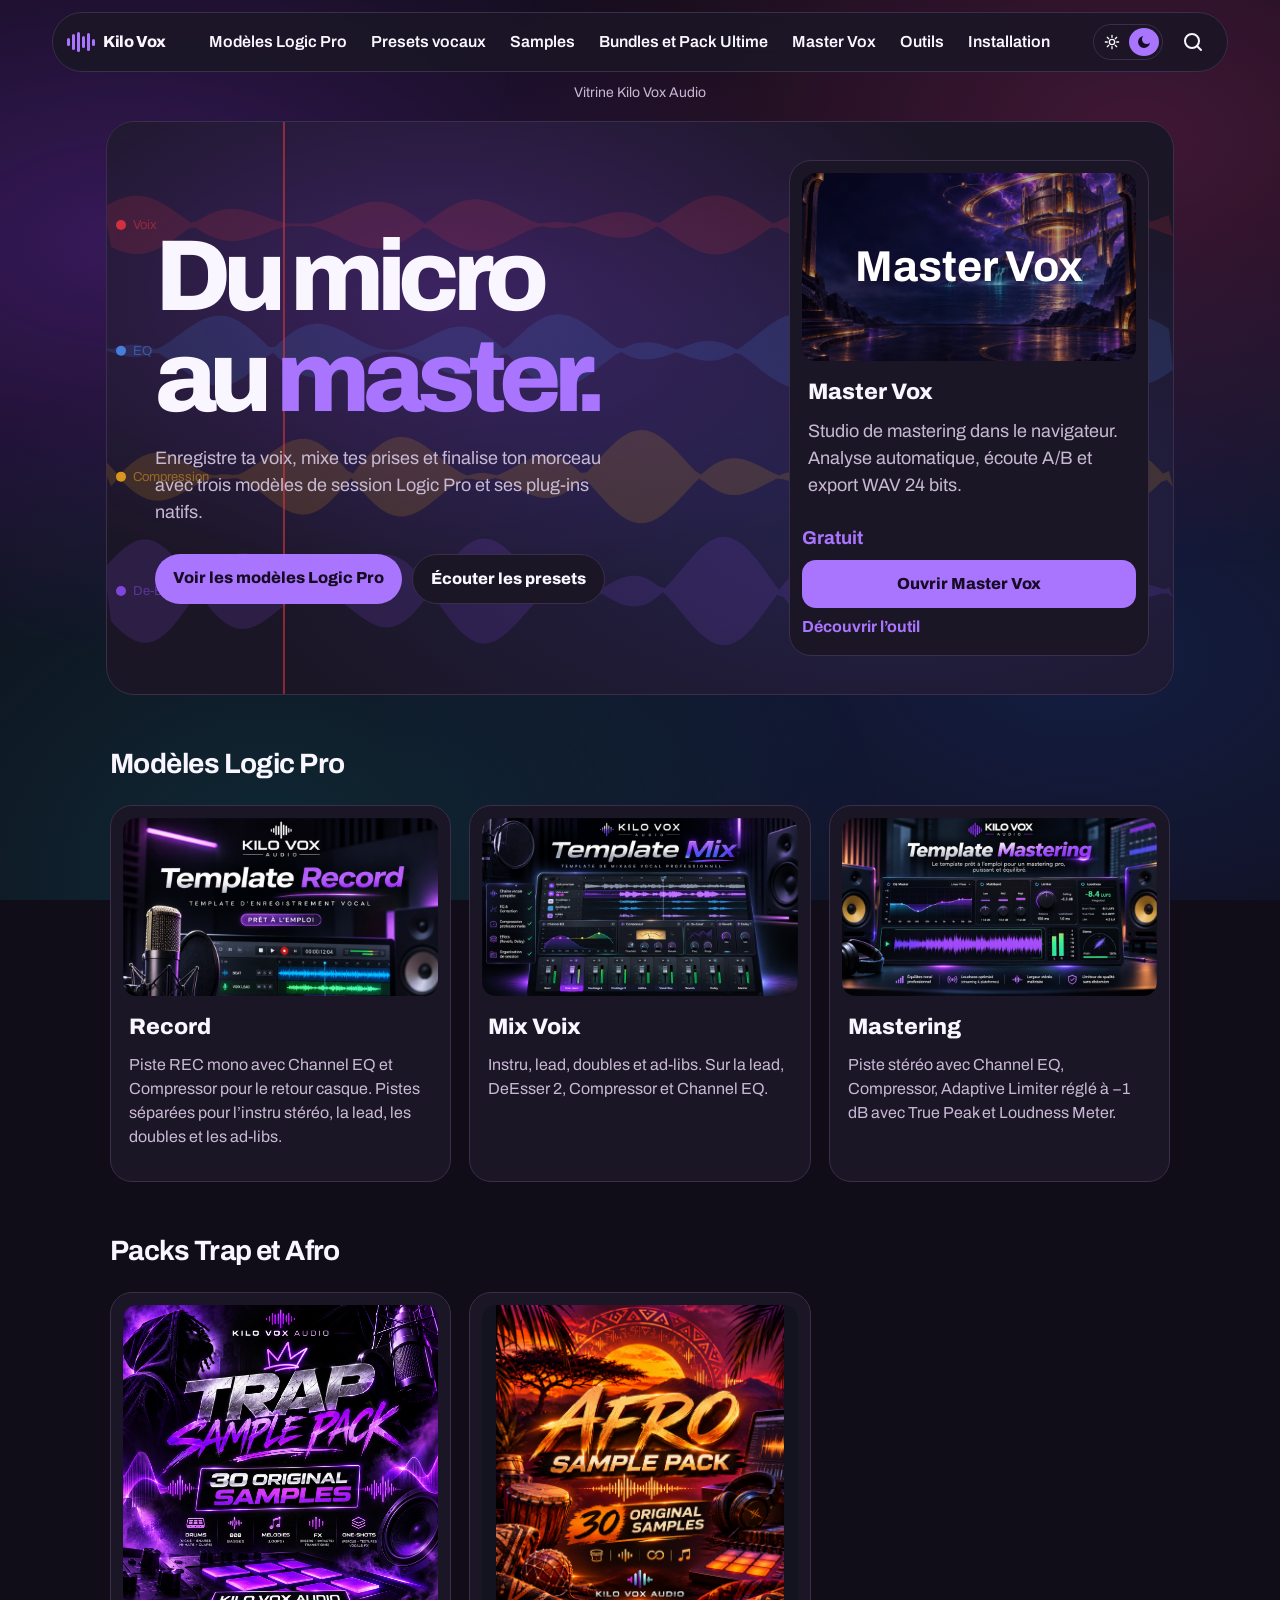
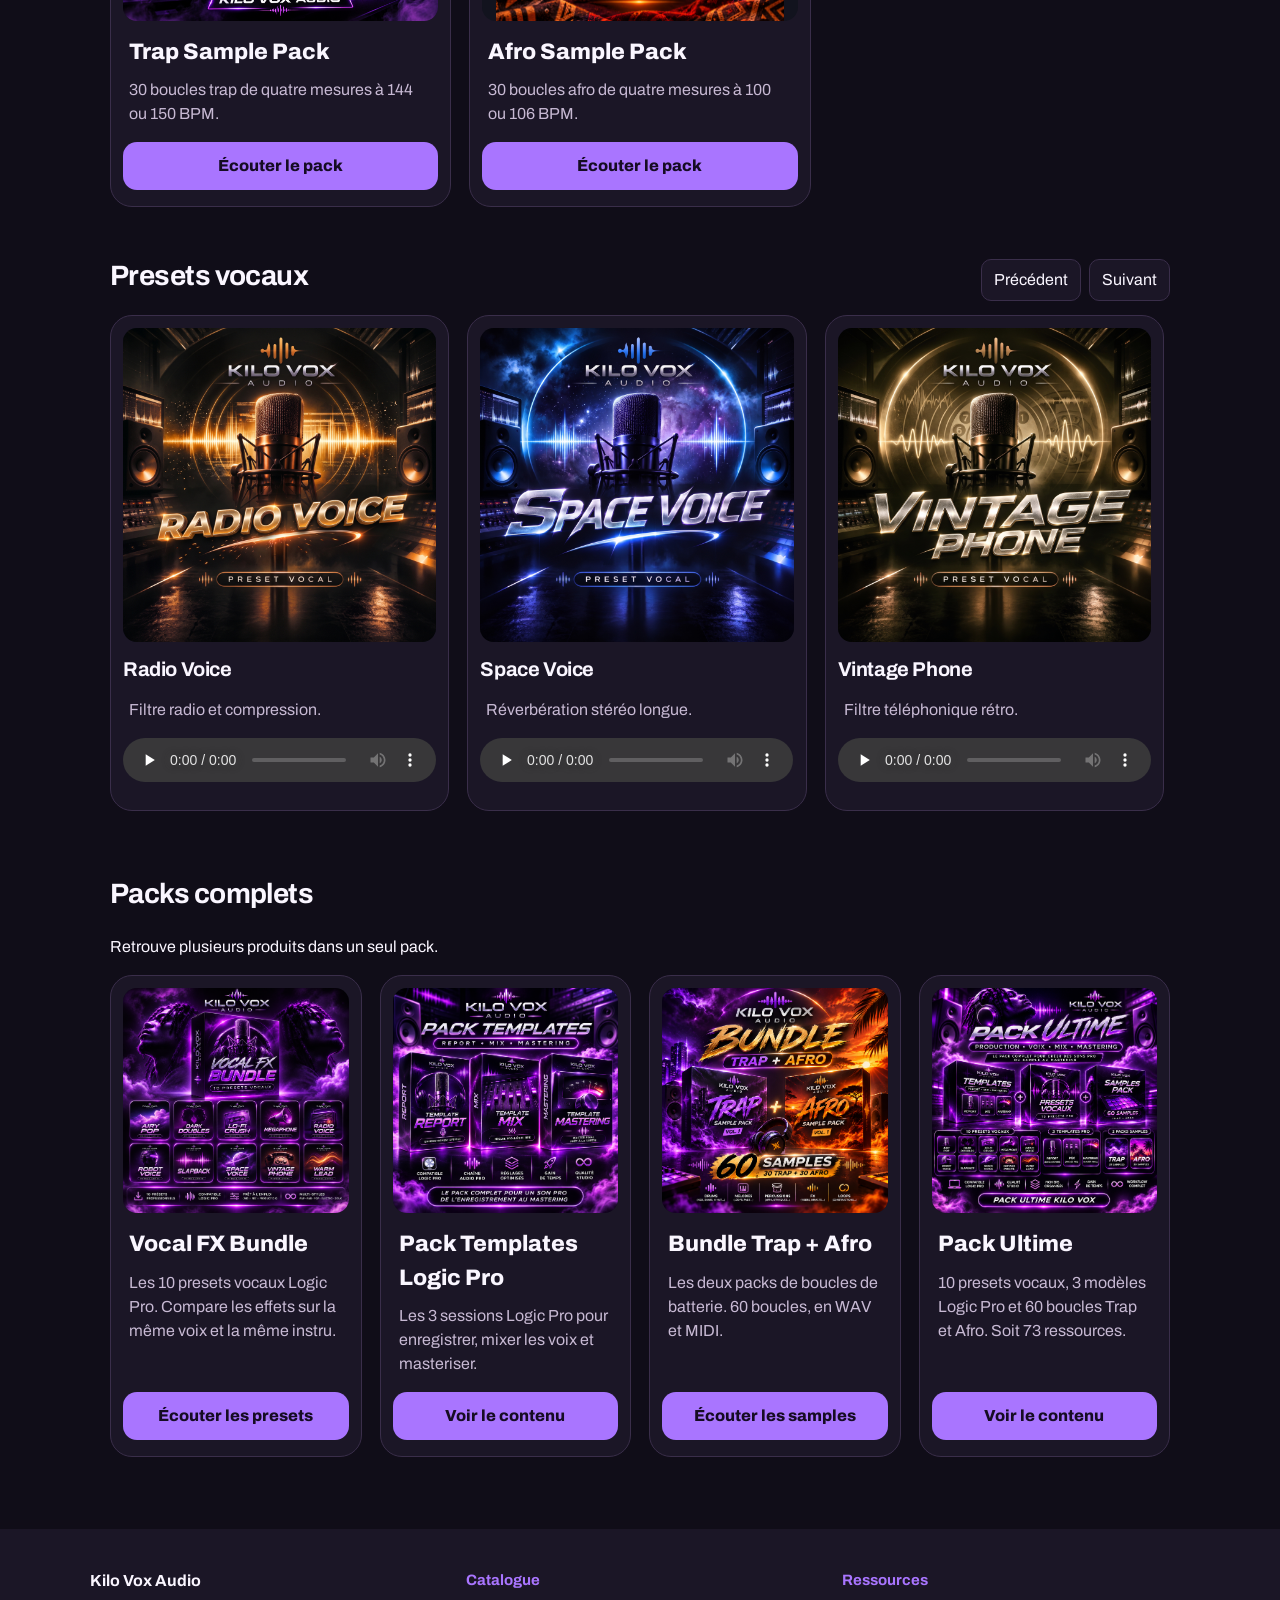
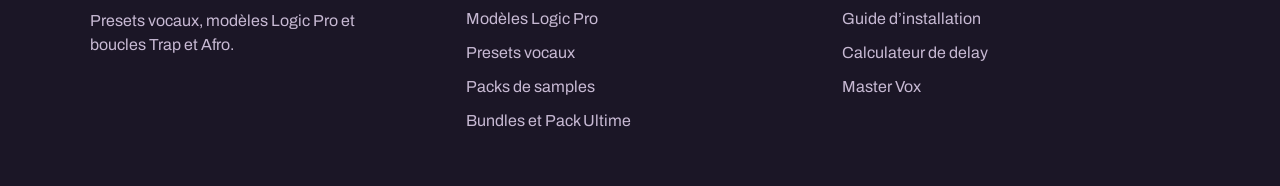
<file: index.html>
<!DOCTYPE html>
<html lang="fr">
<head>
<meta charset="utf-8">
<meta name="viewport" content="width=device-width, initial-scale=1, viewport-fit=cover">
<meta name="description" content="Presets vocaux à écouter, modèles Logic Pro et boucles Trap et Afro à télécharger.">
<title>Kilo Vox Audio – Presets et templates pour producteurs</title>
<link rel="stylesheet" href="https://fonts.googleapis.com/css2?family=Archivo:wght@400;600;800&display=swap">
<style>
:root{--bg:#f4f2ee;--surf:#ffffff;--surf2:#ebe8e2;--txt:#16161a;--mute:#5c5c66;--line:#d8d4cc;--acc:#d63a43;--acc-t:#fff;
box-sizing:border-box;padding-top:env(safe-area-inset-top,0px);padding-bottom:env(safe-area-inset-bottom,0px)}
@media (prefers-color-scheme:dark){:root:not([data-theme="light"]){--bg:#0c0c0e;--surf:#17171a;--surf2:#222226;--txt:#f5f3ef;--mute:#a4a4ad;--line:#2c2c32}}
:root[data-theme="dark"]{--bg:#0c0c0e;--surf:#17171a;--surf2:#222226;--txt:#f5f3ef;--mute:#a4a4ad;--line:#2c2c32}
html{scroll-padding-top:90px;scroll-behavior:smooth}
*{box-sizing:border-box}
body{margin:0;background:var(--bg);color:var(--txt);font-family:Archivo,system-ui,sans-serif;line-height:1.5}
a{color:inherit;text-decoration:none}
button{font:inherit;color:inherit;cursor:pointer}
:focus-visible{outline:2px solid var(--acc);outline-offset:2px}
header{position:sticky;top:env(safe-area-inset-top,0px);z-index:20;margin:12px 12px 0}
.bar{display:flex;align-items:center;gap:6px;height:60px;padding:0 14px;border:1px solid var(--line);border-radius:30px;background:color-mix(in srgb,var(--surf) 88%,transparent);backdrop-filter:blur(12px)}
.ib{background:none;border:0;width:40px;height:40px;display:grid;place-items:center;border-radius:50%}
.logo{margin-left:auto;font-weight:800;letter-spacing:-.02em;display:flex;align-items:center;gap:8px;margin-right:6px}
.logo i{display:flex;gap:2px;align-items:center;height:20px}
.logo i b{width:3px;background:var(--acc);border-radius:2px}
.tg{display:flex;border:1px solid var(--line);border-radius:20px;padding:3px;gap:2px}
.tg button{border:0;background:none;width:30px;height:28px;border-radius:50%;display:grid;place-items:center}
.tg button[aria-pressed="true"]{background:var(--acc);color:var(--acc-t)}
.cart{position:relative}
.cart span{position:absolute;top:2px;right:0;background:var(--acc);color:var(--acc-t);font-size:11px;min-width:17px;height:17px;border-radius:9px;display:grid;place-items:center;font-weight:600}
nav#menu{display:none;margin-top:8px;border:1px solid var(--line);border-radius:26px;background:var(--surf);padding:8px 8px 16px}
nav#menu.open{display:block}
nav#menu a{display:flex;justify-content:space-between;padding:18px 16px;font-size:20px;font-weight:600;border-bottom:1px solid var(--line)}
nav#menu a:last-child{border:0}
.hero{position:relative;text-align:center;padding:56px 20px 64px;overflow:hidden;margin-top:-72px;padding-top:140px}
.hero canvas{position:absolute;inset:0;width:100%;height:100%;z-index:0}
.hero>div{position:relative;z-index:1;max-width:560px;margin:0 auto}
.hero small{color:var(--acc);font-weight:800;letter-spacing:.3em;font-size:14px}
.hero h1{font-size:clamp(46px,13vw,92px);line-height:1;margin:14px 0 18px;letter-spacing:-.04em;font-weight:800}
.hero p{color:var(--mute);font-size:18px;margin:0 0 28px}
.btn{display:block;width:100%;padding:17px;border-radius:40px;font-weight:800;font-size:18px;border:0;margin-bottom:14px;text-align:center}
.p{background:var(--acc);color:var(--acc-t)}.s{background:var(--txt);color:var(--bg)}
.btn:active{transform:scale(.98)}
main{max-width:1100px;margin:0 auto;padding:0 16px}
h2{font-size:28px;letter-spacing:-.02em;margin:48px 0 20px}
.grid{display:grid;grid-template-columns:repeat(2,1fr);gap:14px}
@media(min-width:760px){.grid{grid-template-columns:repeat(4,1fr)}.btn{display:inline-block;width:auto;padding:17px 40px;margin:0 6px}}
.card{background:var(--surf);border-radius:26px;padding:12px 12px 16px;display:flex;flex-direction:column}
.art{aspect-ratio:1;border-radius:18px;background:var(--surf2);display:grid;place-items:center}
.box{width:62%;aspect-ratio:3/4;border-radius:6px;transform:perspective(500px) rotateY(-14deg);box-shadow:8px 10px 18px rgba(0,0,0,.35);display:flex;flex-direction:column;justify-content:center;align-items:center;color:#fff;text-align:center;font-weight:800;font-size:clamp(11px,3vw,16px);padding:6px;line-height:1.1}
.card h3{font-size:17px;margin:14px 6px 4px;font-weight:600;flex:1}
.pr{color:var(--acc);font-weight:800;font-size:19px;margin:0 6px 10px}
.add{margin:0 6px;border:1px solid var(--line);background:none;border-radius:20px;padding:10px;font-weight:600}
.add:hover{border-color:var(--acc)}
.add.ok{background:var(--acc);color:var(--acc-t);border-color:var(--acc)}
footer{margin-top:72px;background:var(--surf);padding:40px 24px 48px}
footer div{max-width:1100px;margin:0 auto;display:grid;gap:28px;grid-template-columns:repeat(auto-fit,minmax(180px,1fr))}
footer h4{color:var(--acc);margin:0 0 10px;font-size:15px}
footer a{display:block;color:var(--mute);padding:5px 0}
footer p{color:var(--mute);max-width:34ch}

.chips{display:flex;gap:8px;overflow-x:auto;padding-bottom:6px;margin-bottom:18px}
.chips a{white-space:nowrap;border:1px solid var(--line);border-radius:20px;padding:8px 16px;font-weight:600}
.chips a.on{background:var(--acc);color:var(--acc-t);border-color:var(--acc)}
.pg{max-width:860px;margin:0 auto;padding:30px 16px 0}
.det{display:grid;gap:24px}@media(min-width:760px){.det{grid-template-columns:1fr 1fr}}
.det .art{border-radius:26px}.det .box{width:50%}
.det ul{padding-left:20px;color:var(--mute)}
.q{display:inline-flex;align-items:center;border:1px solid var(--line);border-radius:20px}
.q button{border:0;background:none;width:36px;height:36px;font-size:18px}
.ln{display:flex;gap:14px;align-items:center;background:var(--surf);border-radius:20px;padding:12px;margin-bottom:10px}
.ln .t{flex:1}.ln .m{width:56px;height:70px;border-radius:6px}
input,textarea,select{width:100%;font:inherit;color:var(--txt);background:var(--surf);border:1px solid var(--line);border-radius:14px;padding:13px;margin-bottom:10px}
.msg{background:var(--surf);border-left:4px solid var(--acc);padding:14px;border-radius:10px;margin:12px 0}
.tool{background:var(--surf);border-radius:24px;padding:20px;margin-bottom:16px}
.tool table{width:100%;border-collapse:collapse}.tool td{padding:6px 0;border-bottom:1px solid var(--line)}
details{background:var(--surf);border-radius:16px;padding:14px;margin-bottom:8px}
#chb{position:fixed;left:16px;bottom:calc(16px + env(safe-area-inset-bottom,0px));width:60px;height:60px;border-radius:50%;border:0;background:var(--acc);color:var(--acc-t);z-index:30;display:grid;place-items:center}
#chp{position:fixed;left:12px;right:12px;bottom:90px;max-width:380px;background:var(--surf);border:1px solid var(--line);border-radius:22px;z-index:30;display:none;flex-direction:column;max-height:60vh}
#chp.open{display:flex}#chl{overflow:auto;padding:14px;flex:1}
#chl p{margin:0 0 8px;padding:9px 13px;border-radius:16px;background:var(--surf2);max-width:85%}#chl p.u{background:var(--acc);color:var(--acc-t);margin-left:auto}
#chp form{display:flex;gap:6px;padding:10px}#chp input{margin:0}
#sr{display:none;margin:8px 0 0}#sr.open{display:block}#sr input{margin:0;border-radius:30px}
@media(prefers-reduced-motion:reduce){html{scroll-behavior:auto}}

:root{--acc:#7032c8;--acc-t:white}
:root[data-theme="dark"]{--bg:#100d18;--surf:#1b1626;--surf2:#251c33;--txt:#faf6ff;--mute:#c7b9d3;--line:#3a2e4a;--acc:#a975ff;--acc-t:#160c24;color-scheme:dark}
.hero{isolation:isolate;min-height:500px;padding-bottom:76px}
.hero::before{content:"";position:absolute;inset:-18%;z-index:-1;background:radial-gradient(ellipse at 36% 35%,#8a42ee49,transparent 42%),radial-gradient(ellipse at 67% 63%,#4c55e733,transparent 48%);animation:drift 14s ease-in-out infinite alternate}
.hero h1{font-size:clamp(3.45rem,10vw,7rem);letter-spacing:-.075em}
.hero em{color:var(--acc);font-style:normal}
.hero .s{background:var(--surf);color:var(--txt);border:1px solid var(--line)}
.logo b{animation:pulse 1.4s ease-in-out infinite alternate}
.logo b:nth-child(2n){animation-delay:-.8s}.logo b:nth-child(3n){animation-delay:-.5s}
.catalog{padding-inline:4px}
.grid:has(.template-card){grid-template-columns:repeat(3,minmax(0,1fr));gap:18px}
.template-card{border:1px solid var(--line);border-radius:22px;transition:transform .22s,border-color .22s,box-shadow .22s}
.template-card:hover,.template-card:focus-within{transform:translateY(-4px);border-color:var(--acc);box-shadow:0 14px 35px #6e37bc35}
.template-card h3{font-size:1.4rem;font-weight:800}
.template-card p{margin:6px 6px 16px;color:var(--mute);flex:1}
.template-art{aspect-ratio:860/484;position:relative;overflow:hidden;border-radius:14px;background:#12131e}
.template-art img{position:absolute;left:-2.3256%;top:-73.9669%;width:104.6512%;height:auto;max-width:none;display:block}
.template-art.record img{top:-35.124%}
.template-detail .det{align-items:center;margin-top:20px}
.template-detail .record{aspect-ratio:1}
.template-detail .record img{top:-19.7674%}
.download{display:block;text-align:center;color:var(--acc-t);background:var(--acc);border-radius:14px;padding:12px 14px;font-weight:800;transition:filter .2s}
.download:hover{filter:brightness(1.12)}
@keyframes pulse{from{transform:scaleY(.45)}to{transform:scaleY(1)}}
@keyframes drift{from{transform:translateX(-5%)}to{transform:translateX(5%)}}
@media(max-width:850px){.grid:has(.template-card){grid-template-columns:repeat(2,minmax(0,1fr))}}
@media(max-width:560px){.grid:has(.template-card){grid-template-columns:1fr}.hero{min-height:0;padding-bottom:45px}}
@media(prefers-reduced-motion:reduce){.hero::before,.logo b{animation:none}.template-card,.download{transition:none}.template-card:hover,.template-card:focus-within{transform:none}}
.pack-art{aspect-ratio:1;overflow:hidden;border-radius:14px;background:#12131e}
.pack-art img{display:block;width:100%;height:100%;object-fit:contain}
.pack-list{margin-top:20px}
.pack-list summary{cursor:pointer;font-weight:800}
.pack-list ul{list-style:none;padding:0;margin:12px 0 0}
.pack-list li{display:flex;flex-wrap:wrap;align-items:center;gap:10px;padding:10px 0;border-top:1px solid var(--line)}
.pack-list strong{flex:1 0 12rem}
.pack-list audio{width:min(100%,17rem);height:40px}
.pack-list a{color:var(--acc);font-weight:800;padding:6px}
.demo-player audio,.pg details audio{display:block;width:min(100%,38rem);margin:12px 0}
.demo-player label{display:block;font-weight:800;margin-bottom:6px}
.demo-player .download{width:fit-content}
.demo-player [hidden]{display:none}
.vocal-page{max-width:1100px}
.vocal-grid{margin-top:24px}
.vocal-card h2{font-size:1.25rem;margin:12px 0 8px}
.vocal-card audio{width:100%;height:44px;margin-bottom:12px}
.vocal-card .download{margin-top:auto}
.vocal-art-crop{position:relative}
.vocal-art-crop img{position:absolute;width:425%;height:auto;max-width:none;left:-318.9%;top:-5.9%;object-fit:initial}
.vocal-bundle-cover{max-width:28rem;margin-bottom:18px}
.vocal-bundle-cover .download{margin-top:12px}

.desktop-nav{display:none}
header{max-width:1200px;margin:12px auto 0;padding:0 12px}
.bar{gap:10px}
.logo{margin-left:0;margin-right:auto;white-space:nowrap}
.ib:hover,.desktop-nav a:hover{background:var(--surf2)}
.hero{margin-top:18px;padding:38px 24px;border:1px solid var(--line);border-radius:28px;min-height:0;text-align:left;background:var(--surf)}
.hero .hero-inner{max-width:none}
.vocal-feature{display:grid;max-width:none}
.hero-copy{padding-left:clamp(0px,2vw,24px)}
.hero h1{font-size:clamp(3.2rem,8vw,6.3rem)}
.hero p,.vocal-feature p{max-width:45ch}
.hero-actions{display:flex;flex-wrap:wrap;gap:10px}
.hero-actions .btn{padding:12px 18px;margin:0;width:auto;font-size:1rem}
.collection{max-width:1100px}
.pg h1{font-size:clamp(2.1rem,6vw,3.7rem);line-height:1.05;letter-spacing:-.04em}
.vocal-feature{grid-template-columns:minmax(0,1fr) minmax(0,1fr);align-items:start;gap:28px}
.vocal-feature h2{margin-top:0}
.vocal-feature .demo-player{margin-top:18px}
.vocal-bundle-cover{max-width:none;margin:0}
.vocal-card audio{min-width:0}
.guide summary,.vocal-feature summary{cursor:pointer;font-weight:700}
.guide code{overflow-wrap:anywhere}
.guide a,.template-detail>a{color:var(--acc);font-weight:700}
@media(min-width:860px){
 #mb,nav#menu.open{display:none}
 .desktop-nav{display:flex;gap:4px;margin-right:auto}
 .desktop-nav a{padding:8px 10px;border-radius:12px;font-weight:600;white-space:nowrap}
}
@media(max-width:660px){
 .vocal-feature{grid-template-columns:1fr;gap:20px}
 .hero{padding:22px}.hero-copy{padding-left:0}
 .grid.vocal-grid{grid-template-columns:repeat(2,minmax(0,1fr));gap:10px}
 .vocal-card{padding:8px}.vocal-card .download{font-size:.9rem;padding:8px}
}
@media(max-width:370px){.grid.vocal-grid{grid-template-columns:1fr}}
.bundle-grid{margin-top:16px}
.grid.bundle-grid:has(.template-card){grid-template-columns:repeat(4,minmax(0,1fr))}
.bundle-contents{list-style:none;padding:0!important}
.bundle-contents a{display:block;border-bottom:1px solid var(--line);padding:12px 0}
.bundle-contents a:hover strong{color:var(--acc)}
.bundle-contents strong,.bundle-contents span{display:block}
.bundle-contents strong{color:var(--txt)}
@media(max-width:980px){.grid.bundle-grid:has(.template-card){grid-template-columns:repeat(2,minmax(0,1fr))}}
@media(max-width:560px){.grid.bundle-grid:has(.template-card){grid-template-columns:1fr}}
@media(min-width:860px) and (max-width:1010px){.desktop-nav a{padding-inline:5px;font-size:.875rem}}
.vocal-carousel-head{display:flex;flex-wrap:wrap;align-items:baseline;justify-content:space-between;gap:8px}
.vocal-carousel-head h2{margin-bottom:12px}
.vocal-carousel-controls{display:flex;gap:8px}
.vocal-carousel-controls button{padding:8px 12px;border:1px solid var(--line);border-radius:10px;background:var(--surf)}
.vocal-carousel-controls button:disabled{opacity:.45;cursor:default}
.vocal-carousel{display:grid;grid-auto-flow:column;grid-auto-columns:calc((100% - 36px)/3);gap:18px;overflow-x:auto;scroll-snap-type:x mandatory;padding:6px 3px 14px;scrollbar-color:var(--acc) var(--surf2)}
.vocal-carousel .vocal-card{scroll-snap-align:start;min-width:0}
@media(max-width:820px){.vocal-carousel{grid-auto-columns:calc((100% - 18px)/2)}}
@media(max-width:540px){.vocal-carousel{grid-auto-columns:85%;gap:12px}}
.shop-cart{padding:8px 12px;border:1px solid var(--line);border-radius:14px;white-space:nowrap}
.shop-cart span{color:var(--acc);font-weight:800}
.shop-notice{text-align:center;margin:10px 16px;color:var(--mute);font-size:.875rem}
.sr-only{position:absolute;width:1px;height:1px;overflow:hidden;clip-path:inset(50%)}
.buy{display:grid;gap:7px;margin-top:10px}
.buy strong{color:var(--acc);font-size:1.16rem}
.buy button,.tool button.download{border:0}
.tool button:disabled{opacity:.5;cursor:default}
#vocal-three{margin-top:24px}
#vocal-three fieldset{border:1px solid var(--line);border-radius:12px;display:grid;grid-template-columns:repeat(auto-fit,minmax(135px,1fr));gap:8px}
#vocal-three input{width:auto;margin:0 6px 0 0}
.basket-lines{padding:0;list-style:none}
.basket-lines li{display:flex;align-items:center;gap:12px;padding:12px 0;border-bottom:1px solid var(--line)}
.basket-lines li div:first-child{flex:1}
.basket-lines button{padding:6px 9px;border:1px solid var(--line);background:var(--surf);border-radius:8px}
.basket-total{font-weight:800;font-size:1.3rem}
.shop-note{color:var(--mute)}
@media(min-width:860px) and (max-width:1060px){.desktop-nav a{padding-inline:4px;font-size:.78rem}}
@media(max-width:390px){.bar{gap:4px;padding-inline:8px}.shop-cart{padding-inline:7px}}

body{isolation:isolate}
.ambient-bg{position:fixed;inset:0;z-index:-1;overflow:hidden;pointer-events:none;opacity:.86}
.ambient-bg::before,.ambient-bg::after{content:"";position:absolute;inset:-22%;will-change:transform}
.ambient-bg::before{background:radial-gradient(ellipse at 22% 34%,#9035ec5c,transparent 34%),radial-gradient(ellipse at 74% 66%,#255edd40,transparent 38%);animation:ambient-sweep 19s ease-in-out infinite alternate}
.ambient-bg::after{background:radial-gradient(ellipse at 77% 26%,#e53b9a44,transparent 32%),radial-gradient(ellipse at 30% 83%,#11b6cd32,transparent 34%);animation:ambient-sweep 25s ease-in-out infinite alternate-reverse}
:root[data-theme="light"] .ambient-bg{opacity:.38}
@keyframes ambient-sweep{from{transform:translate3d(-8%,2%,0) scale(1)}to{transform:translate3d(8%,-4%,0) scale(1.11)}}
@media(prefers-reduced-motion:reduce){.ambient-bg::before,.ambient-bg::after{animation:none;will-change:auto}}
.mastervox-list{display:grid;grid-template-columns:minmax(0,380px)}
.mastervox-art{position:relative;display:grid;place-items:center;aspect-ratio:16/9;overflow:hidden;border-radius:14px;background:#100b20;color:white}
.mastervox-art img{position:absolute;inset:0;width:100%;height:100%;object-fit:cover;opacity:.65}
.mastervox-art strong{z-index:1;font-size:clamp(1.6rem,4vw,2.7rem);text-shadow:0 2px 16px #110827}
.mastervox-info{color:var(--acc);font-weight:700}
@media(min-width:860px) and (max-width:1120px){.desktop-nav a{padding-inline:4px;font-size:.76rem}}
@media(min-width:860px) and (max-width:940px){.desktop-nav{display:none}#mb{display:grid}nav#menu.open{display:block}}
.hero .hero-inner{display:grid;grid-template-columns:minmax(0,1fr) minmax(0,360px);gap:clamp(20px,5vw,60px);align-items:center}
.hero-mastervox{min-width:0}
@media(max-width:700px){.hero .hero-inner{grid-template-columns:minmax(0,1fr)}.hero-mastervox{max-width:420px}}
</style>
</head>
<body>
<div class="ambient-bg" aria-hidden="true"></div>
<header>
  <div class="bar">
    <button class="ib" id="mb" aria-label="Ouvrir le menu" aria-expanded="false"><svg width="26" height="26" viewBox="0 0 24 24" fill="none" stroke="currentColor" stroke-width="2" stroke-linecap="round"><path id="mi" d="M3 6h18M3 12h18M3 18h18"/></svg></button>
    <a class="logo" href="#accueil"><i aria-hidden="true"><b style="height:8px"></b><b style="height:16px"></b><b style="height:20px"></b><b style="height:12px"></b><b style="height:18px"></b><b style="height:7px"></b></i>Kilo Vox</a>
    <nav class="desktop-nav" aria-label="Navigation principale"><a href="#templates">Modèles Logic Pro</a><a href="#presets">Presets vocaux</a><a href="#samples">Samples</a><a href="#packs">Bundles et Pack Ultime</a><a href="#mastervox">Master Vox</a><a href="#outils">Outils</a><a href="#contact">Installation</a></nav>
    <div class="tg" role="group" aria-label="Thème">
      <button id="tl" aria-label="Thème clair" aria-pressed="false"><svg width="16" height="16" viewBox="0 0 24 24" fill="none" stroke="currentColor" stroke-width="2" stroke-linecap="round"><circle cx="12" cy="12" r="4"/><path d="M12 2v3M12 19v3M2 12h3M19 12h3M5 5l2 2M17 17l2 2M5 19l2-2M17 7l2-2"/></svg></button>
      <button id="td" aria-label="Thème sombre" aria-pressed="true"><svg width="16" height="16" viewBox="0 0 24 24" fill="currentColor"><path d="M21 13A9 9 0 1 1 11 3a7 7 0 0 0 10 10z"/></svg></button>
    </div>
    <button class="ib" id="sb" aria-label="Rechercher"><svg width="24" height="24" viewBox="0 0 24 24" fill="none" stroke="currentColor" stroke-width="2" stroke-linecap="round"><circle cx="11" cy="11" r="7"/><path d="M20 20l-4-4"/></svg></button>

    
  </div>
  <div id="sr"><input id="si" type="search" placeholder="Chercher un preset, un modèle ou un pack" aria-label="Rechercher"></div>
  <nav id="menu" aria-label="Menu principal"><a href="#templates">Modèles Logic Pro</a><a href="#presets">Presets vocaux</a><a href="#samples">Samples</a><a href="#packs">Bundles et Pack Ultime</a><a href="#mastervox">Master Vox</a><a href="#outils">Outils</a><a href="#contact">Installation</a></nav>
</header>

<div class="shop-notice">Vitrine Kilo Vox Audio</div><main id="app"></main>
<footer>
 <div>
  <section><strong>Kilo Vox Audio</strong><p>Presets vocaux, modèles Logic Pro et boucles Trap et Afro.</p></section>
  <section><h4>Catalogue</h4><a href="#templates">Modèles Logic Pro</a><a href="#presets">Presets vocaux</a><a href="#samples">Packs de samples</a><a href="#packs">Bundles et Pack Ultime</a></section>
  <section><h4>Ressources</h4><a href="#contact">Guide d’installation</a><a href="#outils">Calculateur de delay</a><a href="#mastervox">Master Vox</a></section>
 </div>
</footer>
<script>
var C={packs:"Bundles et Pack Ultime",presets:"Presets vocaux",samples:"Packs de samples",templates:"Modèles Logic Pro"};
var P=[
["Record","Kilo Vox 01 · Record",null,"","templates","Piste REC mono avec Channel EQ et Compressor pour le retour casque. Pistes séparées pour l’instru stéréo, la lead, les doubles et les ad-libs.","record","01 - Record"],
["Mix Voix","Kilo Vox 02 · Mix Voix",null,"","templates","Instru, lead, doubles et ad-libs. Sur la lead, DeEsser 2, Compressor et Channel EQ.","mix","02 - Mix Voix"],
["Mastering","Kilo Vox 03 · Mastering",null,"","templates","Piste stéréo avec Channel EQ, Compressor, Adaptive Limiter réglé à −1 dB avec True Peak et Loudness Meter.","mastering","03 - Mastering"],
null,
null,
["Presets vocaux","10 Presets vocaux Logic Pro",null,"","presets","Compare les dix chaînes vocales sur la même instru et télécharge les réglages Logic Pro.",null,null,null,true],
null,
["Trap","Trap Sample Pack",null,"","samples","30 boucles trap de quatre mesures à 144 ou 150 BPM.",null,null,"trap"],
["Afro","Afro Sample Pack",null,"","samples","30 boucles afro de quatre mesures à 100 ou 106 BPM.",null,null,"afro"],
["Bundle Trap + Afro","Bundle Trap + Afro",null,"","samples","Les 60 boucles de batterie des deux packs.",null,null,"bundle"]];
var samplePacks={"trap": {"image": "IMG_29E7614DA990-1.jpeg"}, "afro": {"image": "IMG_29E7614DA990-2.jpeg"}, "bundle": {"image": "IMG_29E7614DA990-3.jpeg"}};
var vocalDemos=["Radio Voice", "Space Voice", "Vintage Phone", "Robot Voice", "Warm Lead", "Airy Pop", "Dark Doubles", "Megaphone", "Slapback", "Lo-Fi Crush"];
var N=document.getElementById("app");
function artwork(p){
 return '<div class="template-art '+p[6]+'"><img src="kilo_vox_'+p[6]+'_carte.png" alt="Visuel du modèle '+p[0]+'" width="900" height="1200"></div>';
}
function sampleArt(p){
 return '<div class="pack-art"><img src="'+samplePacks[p[8]].image+'" alt="" loading="lazy"></div>';
}
function sampleList(key){
 var label=key==="trap"?"Trap":"Afro";
 return '<div class="tool"><h3>Extrait '+label+'</h3><audio controls preload="none" aria-label="Extrait '+label+'" src="kilo-vox-extraits/'+key+'.wav"></audio></div>';
}
var vocalArt={"Warm Lead": "Gemini_Generated_Image_2e4azt2e4azt2e4a.jpg", "Slapback": "Gemini_Generated_Image_2jnvm22jnvm22jnv.jpg", "Space Voice": "Gemini_Generated_Image_70970f70970f7097.jpg", "Megaphone": "Gemini_Generated_Image_fazdjbfazdjbfazd.jpg", "Dark Doubles": "Gemini_Generated_Image_lvyffxlvyffxlvyf.jpg", "Vintage Phone": "Gemini_Generated_Image_nhie06nhie06nhie.jpg", "Radio Voice": "Gemini_Generated_Image_ni6ngqni6ngqni6n.jpg", "Airy Pop": "Gemini_Generated_Image_nns2uenns2uenns2.jpg", "Lo-Fi Crush": "Gemini_Generated_Image_pff7nhpff7nhpff7.jpg", "Robot Voice": "Gemini_Generated_Image_tt7dvxtt7dvxtt7d.jpg"};
function vocalAudio(name){
 return "kilo-vox-demos/"+name.toLowerCase().replaceAll(" ","-")+".wav";
}
function vocalCard(name){
 var crop=name==="Megaphone"?" vocal-art-crop":"";
 return '<article class="card template-card vocal-card"><div class="pack-art'+crop+'"><img src="'+vocalArt[name]+'" alt="" loading="lazy"></div><h2>'+name+'</h2><p>'+voiceDescriptions[name]+'</p><audio controls preload="none" aria-label="Écouter '+name+'" src="'+vocalAudio(name)+'"></audio>'+buy("voice:"+name)+'</article>';
}
function vocalBundleCover(){
 return '<div class="pack-art"><img src="Pack%20de%20presets%20vocaux%20n%C3%A9on%20violet.png" alt="Vocal FX Bundle de Kilo Vox Audio" width="1254" height="1254"></div>';
}
var bundleOptions=[{"title": "Vocal FX Bundle", "image": "Pack%20de%20presets%20vocaux%20n%C3%A9on%20violet.png", "description": "Les 10 presets vocaux Logic Pro. Compare les effets sur la même voix et la même instru.", "url": "#presets", "action": "Écouter les presets"}, {"title": "Pack Templates Logic Pro", "image": "Pack%20Templates%20Audio%20N%C3%A9on%20Violet.png", "description": "Les 3 sessions Logic Pro pour enregistrer, mixer les voix et masteriser.", "url": "#pack-templates", "action": "Voir le contenu"}, {"title": "Bundle Trap + Afro", "image": "IMG_29E7614DA990-3.jpeg", "description": "Les deux packs de boucles de batterie. 60 boucles, en WAV et MIDI.", "url": "#produit-9", "action": "Écouter les samples"}, {"title": "Pack Ultime", "image": "Pack%20Ultime%20Kilo%20Vox%20Audio.png", "description": "10 presets vocaux, 3 modèles Logic Pro et 60 boucles Trap et Afro. Soit 73 ressources.", "url": "#pack-ultime", "action": "Voir le contenu"}];
var voiceDescriptions={"Airy Pop":"Présence et brillance pour une lead pop.","Dark Doubles":"Courbe plus douce pour les doublures.","Lo-Fi Crush":"Grain numérique et texture dégradée.","Megaphone":"Voix de haut-parleur saturée.","Radio Voice":"Filtre radio et compression.","Robot Voice":"Modulation métallique.","Slapback":"Écho court de type bande.","Space Voice":"Réverbération stéréo longue.","Vintage Phone":"Filtre téléphonique rétro.","Warm Lead":"Égalisation chaleureuse et compression."};
var bundleSkus=["vocal-pack","template-pack","item:9","ultimate"];
function buy(){return ""}
function bundleCover(pack){
 return '<div class="pack-art"><img src="'+pack.image+'" alt="" width="1254" height="1254" loading="lazy"></div>';
}
function bundleCards(packs){
 if(!packs.length)return "";
 return '<div class="grid bundle-grid">'+packs.map(function(pack){
  return '<article class="card template-card"><a href="'+pack.url+'">'+bundleCover(pack)+'<h3>'+pack.title+'</h3></a><p>'+pack.description+'</p><a class="download" href="'+pack.url+'">'+pack.action+'</a>'+buy(bundleSkus[bundleOptions.indexOf(pack)])+'</article>';
 }).join("")+'</div>';
}
function bundlePage(isUltimate){
 var pack=bundleOptions[isUltimate?3:1];
 var contents=isUltimate?[
  ['Presets vocaux','10 chaînes avec démos et fichiers .cst','#presets'],
  ['Modèles Logic Pro','Record, Mix Voix et Mastering','#templates'],
  ['Trap et Afro','60 boucles au total, en WAV et MIDI','#produit-9']
 ]:[
  ['Record','Pistes voix et piste REC avec EQ et compression','#produit-0'],
  ['Mix Voix','Chaîne vocale et pistes pour lead, doubles et ad-libs','#produit-1'],
  ['Mastering','Égalisation, compression, limiteur et mesure de loudness','#produit-2']
 ];
 return '<section class="pg collection template-detail"><a href="#packs">Tous les packs complets</a><div class="det">'+bundleCover(pack)+'<div><h1>'+pack.title+'</h1><p>'+pack.description+'</p>'+buy(isUltimate?'ultimate':'template-pack')+'<ul class="bundle-contents">'+contents.map(function(item){
  return '<li><a href="'+item[2]+'"><strong>'+item[0]+'</strong><span>'+item[1]+'</span></a></li>';
 }).join("")+'</ul></div></div></section>';
}
function vocalPage(){
 var options=vocalDemos.map(function(name){return '<option>'+name+'</option>'}).join("");
 return '<section class="pg vocal-page"><h1>Presets vocaux Logic Pro</h1><div class="vocal-feature"><div class="vocal-bundle-cover">'+vocalBundleCover()+'</div><div><h2>Vocal FX Bundle</h2><p>Les dix chaînes vocales Logic Pro dans une seule archive. Écoute la même phrase sur une instru trap à 144 BPM pour comparer les effets.</p>'+buy("vocal-pack")+'<div class="tool demo-player"><label for="vocal-demo">Comparer avec la voix brute</label><select id="vocal-demo"><option>Voix brute</option>'+options+'</select><audio id="vocal-audio" controls preload="none" aria-label="Extrait du preset vocal" src="'+vocalAudio("Voix brute")+'"></audio></div><details><summary>Écouter l’instru seule</summary><audio controls preload="none" aria-label="Instrumentale seule" src="kilo-vox-demos/Kilo%20Vox%20-%20Instru%20Demo.wav"></audio></details></div></div>'+'<h2>Presets à l’unité</h2><div class="grid vocal-grid">'+vocalDemos.map(vocalCard).join("")+'</div></section>';
}
function crd(i){
 var p=P[i],url=p[9]?"#presets":"#produit-"+i;
 var art=p[9]?vocalBundleCover():p[8]?sampleArt(p):artwork(p);
 var action=p[9]?'<a class="download" href="'+url+'">Écouter les démos</a>':p[8]?'<a class="download" href="'+url+'">Écouter le pack</a>':'';
 return '<article class="card template-card"><a href="'+url+'">'+art+'<h3>'+(p[6]?p[0]:p[1])+'</h3></a><p>'+p[5]+'</p>'+action+buy(p[9]?'vocal-pack':'item:'+i)+'</article>';
}
function chips(c){return '<div class="chips"><a href="#accueil"'+(!c?' class="on"':'')+'>Tout</a>'+Object.keys(C).map(function(k){return '<a href="#'+k+'"'+(c===k?' class="on"':'')+'>'+C[k]+'</a>'}).join('')+'</div>'}
function grid(f){var h='';P.forEach(function(p,i){if(p&&f(p))h+=crd(i)});return h?'<div class="grid">'+h+'</div>':''}
function masterVoxCard(){
 return '<article class="card template-card mastervox-card"><a class="mastervox-art" href="#mastervox"><img src="mastervox-web/cosmos.jpg" alt="" loading="lazy"><strong>Master Vox</strong></a><h3>Master Vox</h3><p>Studio de mastering dans le navigateur. Analyse automatique, écoute A/B et export WAV 24 bits.</p><div class="buy"><strong>Gratuit</strong><a class="download" href="mastervox-web/index.html" target="_blank" rel="noopener">Ouvrir Master Vox</a><a class="mastervox-info" href="#mastervox">Découvrir l’outil</a></div></article>';
}
var Q="";
function searchText(value){return value.toLowerCase().normalize("NFD").replace(/[\u0300-\u036f]/g,"").trim()}

var carouselResize;
function R(){
 if(carouselResize)carouselResize.abort();
 carouselResize=new AbortController();
 var h=(location.hash||"#accueil").slice(1),o="";scrollTo(0,0);
 if(h==="accueil"||h===""){
  if(Q){
   var matches=grid(function(p){return searchText(p[1]+" "+p[5]+" "+C[p[4]]).includes(Q)})+bundleCards(bundleOptions.filter(function(pack){return pack.url.startsWith("#pack-")&&searchText(pack.title+" "+pack.description).includes(Q)}));
   if(searchText("Master Vox MasterVox plug-in web gratuit mastering").includes(Q))matches+='<div class="mastervox-list">'+masterVoxCard()+'</div>';
   var vocalMatches=vocalDemos.filter(function(n){return searchText(n).includes(Q)}).map(vocalCard).join("");
   o='<section class="pg collection"><h1>Résultats de recherche</h1>'+matches+
    (vocalMatches?'<div class="grid vocal-grid">'+vocalMatches+'</div>':'')+
    (matches||vocalMatches?'':'<p>Aucun résultat. Essaie un autre terme.</p>')+'</section>';
  }else{
   o='<section class="hero"><canvas id="wf" aria-hidden="true"></canvas><div class="hero-inner"><div class="hero-copy"><h1>Du micro<br>au <em>master.</em></h1><p>Enregistre ta voix, mixe tes prises et finalise ton morceau avec trois modèles de session Logic Pro et ses plug-ins natifs.</p><div class="hero-actions"><a class="btn p" href="#templates">Voir les modèles Logic Pro</a><a class="btn s" href="#presets">Écouter les presets</a></div></div><div class="hero-mastervox">'+masterVoxCard()+'</div></div></section><section class="catalog"><h2>Modèles Logic Pro</h2>'+grid(function(p){return p[6]})+'<h2>Packs Trap et Afro</h2>'+grid(function(p){return p[8]&&!p[1].startsWith('Bundle')})+'<div class="vocal-carousel-head"><h2 id="home-vocal-title">Presets vocaux</h2><div class="vocal-carousel-controls"><button type="button" data-vocal-scroll="-1" aria-controls="home-vocal-carousel">Précédent</button><button type="button" data-vocal-scroll="1" aria-controls="home-vocal-carousel">Suivant</button></div></div><div id="home-vocal-carousel" class="vocal-carousel" role="region" aria-labelledby="home-vocal-title" tabindex="0">'+vocalDemos.map(vocalCard).join("")+'</div><h2>Packs complets</h2><p>Retrouve plusieurs produits dans un seul pack.</p>'+bundleCards(bundleOptions)+'</section>';
  }
 }else if(h==="presets"){o=vocalPage()}
 else if(h==="packs"){o='<section class="pg collection"><h1>Packs complets</h1><p>Choisis une collection par usage ou réunis tout dans le Pack Ultime.</p>'+bundleCards(bundleOptions)+'</section>'}
 else if(h==="pack-templates"||h==="pack-ultime"){o=bundlePage(h==="pack-ultime")}
 else if(C[h]){o='<section class="pg collection"><h1>'+C[h]+'</h1>'+chips(h)+grid(function(p){return p[4]===h})+'</section>'}
 else if(h.indexOf("produit-")===0&&P[+h.slice(8)]){var i=+h.slice(8),p=P[i];
  if(p[9])o=vocalPage();
  else if(p[8])o='<div class="pg template-detail"><a href="#samples">Tous les packs de samples</a><div class="det">'+sampleArt(p)+'<div><h1>'+p[1]+'</h1><p>'+p[5]+'</p><p>WAV stéréo 24 bits / 48 kHz et patterns MIDI.</p>'+buy("item:"+i)+'</div></div>'+(p[8]==="bundle"?sampleList("trap")+sampleList("afro"):sampleList(p[8]))+'</div>';
  else if(p[6])o='<div class="pg template-detail"><a href="#templates">Tous les modèles Logic Pro</a><div class="det">'+artwork(p)+'<div><h1>'+p[0]+'</h1><p>'+p[5]+'</p><p>Logic Pro sur Mac · Plug-ins natifs · Archive ZIP</p>'+buy("item:"+i)+'<p>Décompresse l’archive, puis ouvre le fichier .logicx dans Logic Pro.</p></div></div></div>';
 }else if(h==="mastervox"){
  o='<section class="pg collection"><h1>Master Vox</h1><div class="det"><div class="mastervox-art"><img src="mastervox-web/cosmos.jpg" alt=""><strong>Master Vox</strong></div><div><p>Importe ton mix pour lancer le mastering automatique, puis compare l’original et le master avec l’écoute A/B. Tu peux affiner les réglages avant d’exporter en WAV 24 bits / 48 kHz.</p><p>Gratuit · Traitement audio dans ton navigateur.</p><a class="download" href="mastervox-web/index.html" target="_blank" rel="noopener">Ouvrir Master Vox</a><p><a class="mastervox-info" download href="NydesMaster/MasterVox-Web.zip">Télécharger la version web (ZIP)</a></p></div></div></section>';
 }else if(h==="outils"){
  o='<div class="pg"><h2 style="margin-top:0">Outils gratuits</h2><div class="tool"><h3>Calculateur de délais selon le BPM</h3><input id="bp" type="number" min="40" max="240" value="120" aria-label="BPM"><table id="bt"></table></div><div class="tool"><h3>Ordre conseillé d’une chaîne vocale</h3><p>1. EQ soustractif · 2. Compression · 3. De-esser · 4. EQ de brillance · 5. Réverbe et délai en envoi.</p></div></div>';
 }else if(h==="contact"){
  o='<section class="pg guide"><h1>Guide d’installation</h1><details open><summary>Presets vocaux (.cst)</summary><p>Décompresse le pack si tu as téléchargé le ZIP. Place les fichiers .cst dans <code>Musique/Audio Music Apps/Channel Strip Settings/Track</code>, puis choisis le preset dans le menu Réglage de ta tranche audio dans Logic Pro.</p><a href="#presets">Voir les presets vocaux</a></details><details><summary>Modèles Logic Pro (.logicx)</summary><p>Décompresse l’archive, puis ouvre le projet .logicx dans Logic Pro sur Mac. Pour le retrouver dans Mes modèles, utilise Fichier → Enregistrer comme modèle.</p><a href="#templates">Voir les modèles</a></details><details><summary>Boucles et MIDI</summary><p>Glisse le WAV sur une piste audio de ton logiciel. Pour modifier le rythme ou changer de kit, glisse le MIDI sur une piste d’instrument. Le tempo est indiqué dans le nom du fichier.</p><a href="#samples">Voir les packs</a></details></section>';
 }else o='<div class="pg"><h2>Page introuvable</h2><a class="btn p" href="#accueil">Retour à l’accueil</a></div>';
 N.innerHTML=o;
 var carousel=document.getElementById("home-vocal-carousel");
 if(carousel){
  var prev=N.querySelector('[data-vocal-scroll="-1"]'),next=N.querySelector('[data-vocal-scroll="1"]');
  function updateCarousel(){
   prev.disabled=carousel.scrollLeft<=1;
   next.disabled=carousel.scrollLeft+carousel.clientWidth>=carousel.scrollWidth-1;
  }
  function slide(direction){
   carousel.scrollBy({left:direction*carousel.clientWidth,behavior:matchMedia("(prefers-reduced-motion: reduce)").matches?"instant":"smooth"});
  }
  prev.onclick=function(){slide(-1)};
  next.onclick=function(){slide(1)};
  carousel.addEventListener("scroll",updateCarousel,{passive:true});
  window.addEventListener("resize",updateCarousel,{signal:carouselResize.signal});
  updateCarousel();
 }
 var demo=document.getElementById("vocal-demo");
 if(demo)demo.onchange=function(){
  var name=demo.value,audio=document.getElementById("vocal-audio"),playing=!audio.paused,time=audio.currentTime;
  audio.src=vocalAudio(name);
  audio.onloadedmetadata=function(){audio.currentTime=Math.min(time,audio.duration);if(playing)audio.play().catch(function(){})};
 };
 var w=document.getElementById("wf");if(w)wv(w);
 var bp=document.getElementById("bp");if(bp){var u=function(){var b=+bp.value||120,r="";[["1/4",1],["1/8",.5],["1/8 pointée",.75],["1/16",.25],["1/2",2]].forEach(function(d){r+='<tr><td>'+d[0]+'</td><td>'+(60000/b*d[1]).toFixed(0)+' ms</td></tr>'});document.getElementById("bt").innerHTML=r};bp.oninput=u;u()}
}
document.addEventListener("play",function(e){
 if(e.target.tagName==="AUDIO")N.querySelectorAll("audio").forEach(function(audio){if(audio!==e.target)audio.pause()});
},true);
addEventListener("hashchange",function(){if(location.hash!=="#accueil"){Q="";si.value=""}R()});
var mb=document.getElementById("mb"),mn=document.getElementById("menu"),mi=document.getElementById("mi");
function tm(o){mn.classList.toggle("open",o);mb.setAttribute("aria-expanded",o);mi.setAttribute("d",o?"M5 5l14 14M19 5L5 19":"M3 6h18M3 12h18M3 18h18")}
mb.onclick=function(){tm(!mn.classList.contains("open"))};
mn.onclick=function(e){if(e.target.closest("a"))tm(false)};
var sr=document.getElementById("sr"),si=document.getElementById("si");
document.getElementById("sb").onclick=function(){sr.classList.toggle("open");si.focus()};
si.oninput=function(){Q=searchText(si.value);if(location.hash&&location.hash!=="#accueil")location.hash="#accueil";else R()};
var r=document.documentElement,tl=document.getElementById("tl"),td=document.getElementById("td");
function th(t){r.setAttribute("data-theme",t);tl.setAttribute("aria-pressed",t==="light");td.setAttribute("aria-pressed",t==="dark");try{localStorage.setItem("kv_theme",t)}catch(e){}}
var st=null;try{st=localStorage.getItem("kv_theme")}catch(e){}
th(st||"dark");
tl.onclick=function(){th("light")};td.onclick=function(){th("dark")};
function wv(cv){var x=cv.getContext("2d"),W,H;
/* Pistes audio animées */
var t0=0;
var T=[["Voix","#e0343e",.28],["EQ","#4a86e8",.5],["Compression","#e8a31c",.72],["De-Esser","#8a4ae8",.92]];
function rs(){var d=devicePixelRatio||1;W=cv.clientWidth;H=cv.clientHeight;cv.width=W*d;cv.height=H*d;x.setTransform(d,0,0,d,0,0)}
function dr(t){
 x.clearRect(0,0,W,H);
 T.forEach(function(k,i){
  var y=H*k[2]-H*.1,a=H*.05;
  x.fillStyle=k[1];x.globalAlpha=.9;x.beginPath();x.arc(14,y,5,0,7);x.fill();
  x.globalAlpha=.5;x.font="13px Archivo,sans-serif";x.fillText(k[0],26,y+4);
  x.globalAlpha=.16;x.beginPath();x.moveTo(0,y);
  for(var px=0;px<=W;px+=6){var e=Math.sin(px/90+i*2+t*.0004)*Math.sin(px/37+t*.0003+i);x.lineTo(px,y-Math.abs(e)*a*(1+i*.3)-1)}
  for(var px=W;px>=0;px-=6){var e=Math.sin(px/90+i*2+t*.0004)*Math.sin(px/37+t*.0003+i);x.lineTo(px,y+Math.abs(e)*a*(1+i*.3)+1)}
  x.closePath();x.fillStyle=k[1];x.fill();
 });
 var ph=((t*.00006)%1)*W;
 x.globalAlpha=.6;x.fillStyle="#d63a43";x.fillRect(ph,0,2,H);x.globalAlpha=1;
}
rs();
if(matchMedia("(prefers-reduced-motion: reduce)").matches){t0=8000;dr(t0)}
else{(function f(t){if(!cv.isConnected)return;if(W!==cv.clientWidth||H!==cv.clientHeight)rs();t0=t;dr(t);requestAnimationFrame(f)})(0)}
}
R();
</script>
</body>
</html>
</file>
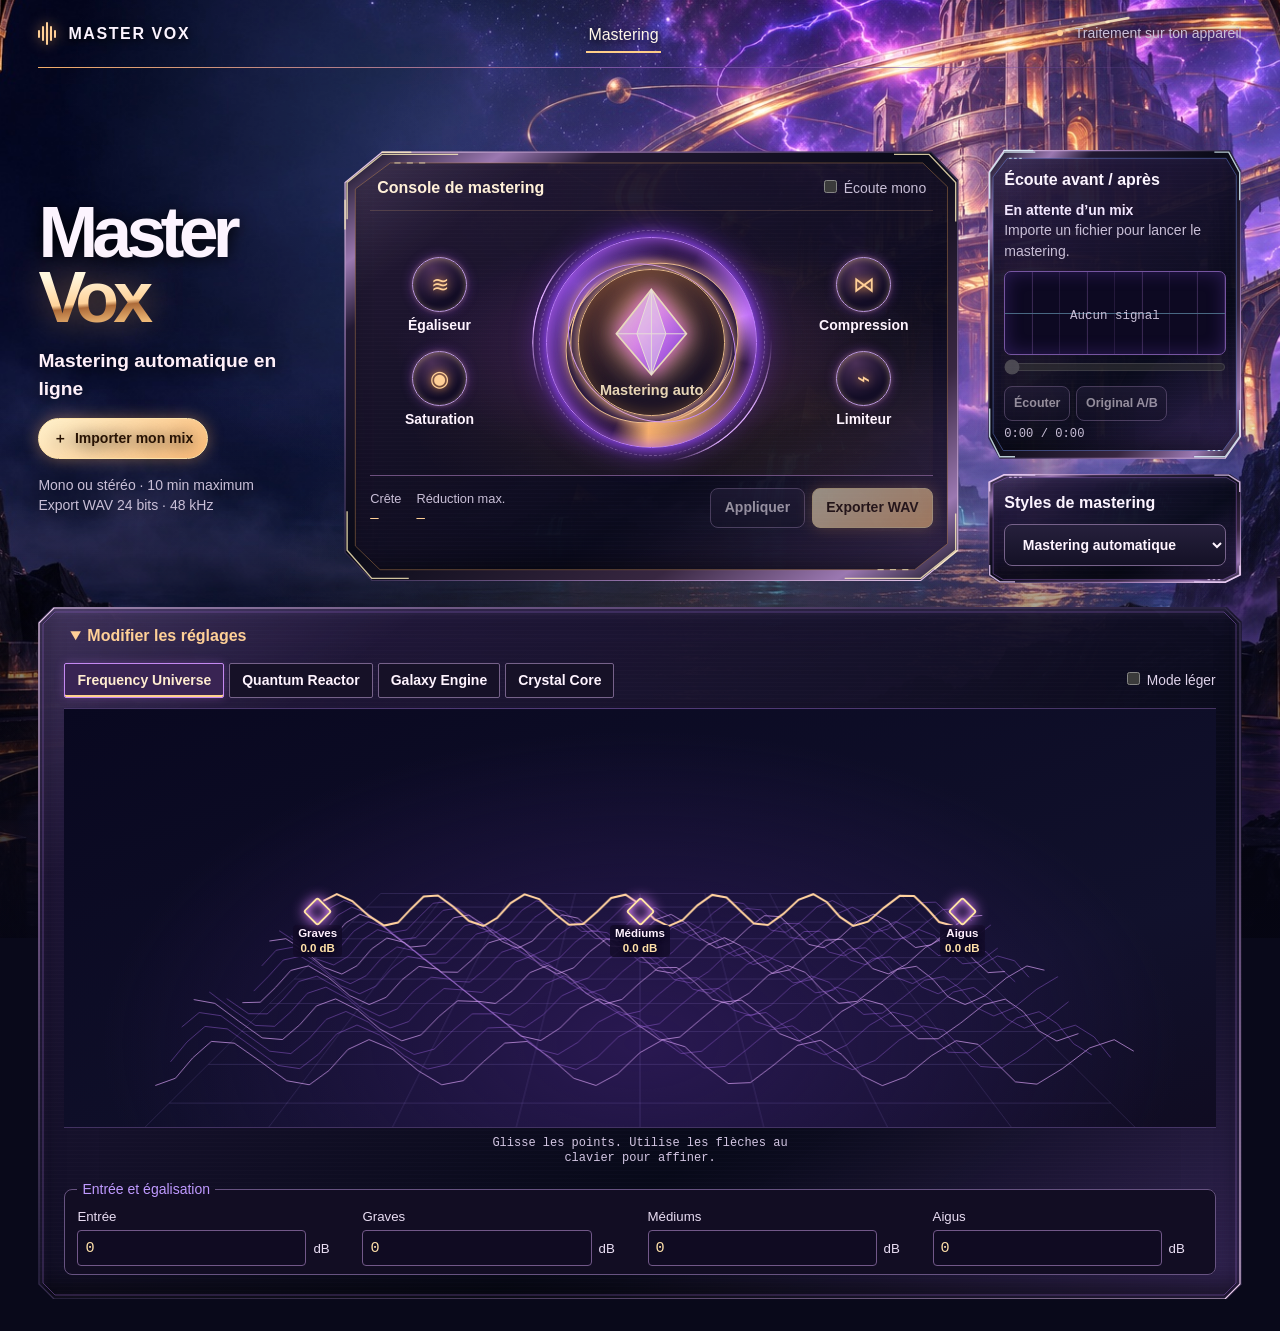
<file: mastervox-web/index.html>
<!doctype html>
<html lang="fr">
<head>
  <meta charset="utf-8">
  <meta name="viewport" content="width=device-width, initial-scale=1">
  <meta name="theme-color" content="#0b0920">
  <title>Master Vox</title>
  <link rel="stylesheet" href="style.css">
  <link rel="stylesheet" href="quantum.css">
  <script defer src="quantum.js"></script>
  <script defer src="app.js"></script>
  <script defer src="backdrop.js"></script>
</head>
<body>
<div class="site-backdrop" aria-hidden="true"><canvas id="backdrop-motion"></canvas></div>
<svg class="frame-library" width="0" height="0" aria-hidden="true" focusable="false">
  <defs>
    <linearGradient id="frame-metal" x1="0" y1="0" x2="1" y2="1" gradientUnits="objectBoundingBox">
      <stop stop-color="#0a0917"/>
      <stop offset=".13" stop-color="var(--frame-edge, #9b78b1)"/>
      <stop offset=".21" stop-color="#221933"/>
      <stop offset=".47" stop-color="#090a17"/>
      <stop offset=".75" stop-color="#382741"/>
      <stop offset=".9" stop-color="var(--frame-edge, #9b78b1)"/>
      <stop offset="1" stop-color="#11101e"/>
    </linearGradient>
    <linearGradient id="frame-trim" x1="0" y1="0" x2="1" y2="1" gradientUnits="objectBoundingBox">
      <stop stop-color="var(--frame-light, #ebcded)"/>
      <stop offset=".22" stop-color="var(--frame-edge, #9b78b1)"/>
      <stop offset=".48" stop-color="#2d2647"/>
      <stop offset=".76" stop-color="var(--frame-edge, #9b78b1)"/>
      <stop offset="1" stop-color="var(--frame-light, #ebcded)"/>
    </linearGradient>
    <symbol id="frame-shape" viewBox="0 0 300 200" preserveAspectRatio="none">
      <path fill="url(#frame-metal)" fill-rule="evenodd"
        d="M19 1H286L299 14V185L281 199H14L1 186V15Z M23 6H282L294 17V182L278 194H18L6 183V18Z"/>
      <path class="frame-perimeter" pathLength="100" d="M19 1H286L299 14V185L281 199H14L1 186V15Z"/>
      <path class="frame-inset" d="M23 6H282L294 17V182L278 194H18L6 183V18Z"/>
      <path class="frame-corners" d="M2 32V15L19 2H56 M268 2H285L298 15V33 M298 168V185L281 198H244 M32 198H14L2 185V167"/>
      <path class="frame-notches" d="M25 6h3m3 0h3m3 0h3 M260 194h3m3 0h3m3 0h3"/>
    </symbol>
  </defs>
</svg>
<main>
  <header class="masthead">
    <div class="wordmark"><span class="mark" aria-hidden="true"><i></i><i></i><i></i><i></i><i></i></span>MASTER VOX</div>
    <a href="#master">Mastering</a>
    <div class="privacy">Traitement sur ton appareil</div>
  </header>
  <div class="workspace" id="master">
    <section class="intro" aria-labelledby="title">
      <h1 id="title">Master <em>Vox</em></h1>
      <p>Mastering automatique en ligne</p>
      <label class="import"><span aria-hidden="true">＋</span> Importer mon mix<input id="file" type="file" accept="audio/*,.wav,.aiff,.aif,.flac,.m4a,.mp3,.ogg"></label>
      <p class="intro-detail">Mono ou stéréo · 10 min maximum<br>Export WAV 24 bits · 48 kHz</p>
    </section>

    <section class="console holo-panel" aria-labelledby="console-title">
        <svg class="panel-frame" viewBox="0 0 300 200" preserveAspectRatio="none" aria-hidden="true" focusable="false">
          <use href="#frame-shape"/>
          <path class="frame-sweep" pathLength="100" d="M19 1H286L299 14V185L281 199H14L1 186V15Z"/>
        </svg>
      <header class="console-header">
        <h2 id="console-title">Console de mastering</h2>
        <label class="monitor"><input id="mono" type="checkbox"> Écoute mono</label>
      </header>
      <div class="deck">
        <div class="module-bank">
          <button class="module" type="button" data-control="low"><span aria-hidden="true">≋</span>Égaliseur</button>
          <button class="module" type="button" data-control="drive"><span aria-hidden="true">◉</span>Saturation</button>
        </div>
        <div class="reactor">
          <div class="orbit" aria-hidden="true"></div>
          <div class="reactor-ring reactor-ring-outer" aria-hidden="true"></div>
          <div class="reactor-ring reactor-ring-inner" aria-hidden="true"></div>
          <div class="reactor-reticle" aria-hidden="true"></div>
          <button id="auto" disabled><svg class="core-symbol" viewBox="0 0 90 108" aria-hidden="true" focusable="false">
              <defs><linearGradient id="facet-light" x2="1" y2="1"><stop stop-color="#fff8e6"/><stop offset=".46" stop-color="#ec9aff"/><stop offset="1" stop-color="#7d2dfa"/></linearGradient></defs>
              <path d="M45 4 86 56 45 104 4 56Z" fill="url(#facet-light)" fill-opacity=".85" stroke="#fff0cc" stroke-width="2"/>
              <path d="M45 4 28 56 45 104 62 56Z" fill="#fcf4ff" fill-opacity=".47"/>
              <path d="M4 56h82M45 4v100M45 4 28 56l17 48 17-48Z" fill="none" stroke="#fff7eb" stroke-width="1.1"/>
            </svg><span>Mastering auto</span></button>
        </div>
        <div class="module-bank">
          <button class="module" type="button" data-control="threshold"><span aria-hidden="true">⋈</span>Compression</button>
          <button class="module" type="button" data-control="ceiling"><span aria-hidden="true">⌁</span>Limiteur</button>
        </div>
      </div>
      <section class="finish" aria-label="Rendu et export">
        <dl>
          <div><dt>Crête</dt><dd id="peak">—</dd></div>
          <div><dt>Réduction max.</dt><dd id="reduction">—</dd></div>
        </dl>
        <div class="actions">
          <button id="render" disabled>Appliquer</button>
          <button id="export" class="primary" disabled>Exporter WAV</button>
        </div>
      </section>
      <p id="status" role="status" aria-live="polite"></p>
    </section>

    <aside class="side">
      <section class="studio holo-panel" aria-labelledby="listen-title">
        <svg class="panel-frame" viewBox="0 0 300 200" preserveAspectRatio="none" aria-hidden="true" focusable="false">
          <use href="#frame-shape"/>
          <path class="frame-sweep" pathLength="100" d="M19 1H286L299 14V185L281 199H14L1 186V15Z"/>
        </svg>
        <h2 id="listen-title">Écoute avant / après</h2>
        <div class="track-label"><strong id="track-name">En attente d’un mix</strong><span id="track-info">Importe un fichier pour lancer le mastering.</span></div>
        <div class="wave-frame">
          <canvas id="wave" aria-hidden="true"></canvas>
          <span id="wave-empty" aria-hidden="true">Aucun signal</span>
        </div>
        <label class="seek"><span class="sr-only">Position de lecture</span><input id="seek" type="range" min="0" max="1" value="0" step=".01" disabled></label>
        <div class="transport">
          <button id="play" disabled>Écouter</button>
          <button id="compare" aria-pressed="false" disabled>Original A/B</button>
          <span id="time">0:00 / 0:00</span>
        </div>
      </section>
      <section class="styles holo-panel" aria-labelledby="style-title">
        <svg class="panel-frame" viewBox="0 0 300 200" preserveAspectRatio="none" aria-hidden="true" focusable="false">
          <use href="#frame-shape"/>
        </svg>
        <h2 id="style-title">Styles de mastering</h2>
        <label class="sr-only" for="preset">Préréglage</label>
        <select id="preset">
          <option value="auto">Mastering automatique</option>
          <option value="0">Neutre</option><option value="1">Graves et punch</option>
          <option value="2">Clarté</option><option value="3">Compression douce</option>
          <option value="" disabled>Personnalisé</option>
        </select>
      </section>
    </aside>
  </div>
  <details class="advanced holo-panel">
    <summary>Modifier les réglages
    <svg class="advanced-frame" aria-hidden="true" focusable="false">
      <path class="frame-perimeter"/>
      <path class="frame-inset"/>
    </svg>
    </summary>
    <div class="advanced-body">
      <div class="quantum-toolbar">
        <div class="quantum-switch" role="group" aria-label="Univers de réglage"></div>
        <label class="quantum-lite"><input id="quantum-lite" type="checkbox"> Mode léger</label>
      </div>
      <div id="quantum-stage" class="quantum-stage">
        <canvas aria-hidden="true"></canvas>
        <div class="quantum-handles"></div>
      </div>
      <p class="quantum-hint">Glisse les points. Utilise les flèches au clavier pour affiner.</p>
      <section class="controls quantum-controls" id="controls" aria-label="Valeurs précises"></section>
    </div>

  </details>
</main>
</body>
</html>
</file>
<file: mastervox-web/style.css>
:root {
  color-scheme: dark;
  font: 16px/1.45 "Helvetica Neue", Arial, sans-serif;
  color: #fcf4ff;
  background: #09091a;
  --gold: #ffd097;
  --violet: #bf9aff;
  --muted: #c9bfd7;
  --line: #6d507f;
  --mono: ui-monospace, "SFMono-Regular", Consolas, monospace;
}
* { box-sizing: border-box; }
body {
  margin: 0;
  background: #09091a;
  isolation: isolate;
}
main { max-width: 1680px; min-height: 100vh; margin: auto; padding: 0 clamp(16px, 3vw, 52px) 32px; }
.masthead, .wordmark, .privacy, .console-header, .transport, .finish, .actions {
  display: flex;
  align-items: center;
  gap: 12px;
}
.masthead {
  justify-content: space-between;
  min-height: 68px;
  border-bottom: 1px solid transparent;
  border-image: linear-gradient(90deg, #f3ae69, #7550a5, transparent) 1;
  text-shadow: 0 2px 8px #000;
}
.masthead a { color: #fff6e9; text-decoration: none; padding: 9px 2px 5px; border-bottom: 2px solid #ffce89; }
.wordmark { font-weight: 750; letter-spacing: .1em; white-space: nowrap; }
.mark { display: inline-flex; align-items: center; gap: 2px; color: var(--gold); filter: drop-shadow(0 0 7px #ffad55aa); }
.mark i { width: 2px; height: 8px; background: currentColor; border-radius: 2px; }
.mark i:nth-child(even) { height: 15px; }
.mark i:nth-child(3) { height: 23px; }
.privacy { font-size: .875rem; color: var(--muted); }
.privacy::before { content: ""; width: 6px; height: 6px; border-radius: 50%; background: var(--gold); box-shadow: 0 0 9px #ffae6c; }
.workspace {
  display: grid;
  grid-template-columns: minmax(205px, .83fr) minmax(465px, 1.85fr) minmax(203px, .76fr);
  align-items: center;
  gap: clamp(15px, 2.2vw, 36px);
  padding-top: clamp(95px, 17vh, 215px);
}
.intro { text-shadow: 0 2px 16px #000; min-width: 0; }
h1 { margin: 0; font-size: clamp(3rem, 5.6vw, 6.3rem); line-height: .91; letter-spacing: -.08em; }
h1 em {
  display: block;
  font-style: normal;
  background: linear-gradient(175deg, #fff7de 15%, #ffd39b 47%, #ad6b39 52%, #ffcd87 78%, #fff2cb);
  background-clip: text;
  -webkit-text-fill-color: transparent;
  filter: drop-shadow(0 0 17px #f7ae4b65);
  text-shadow: none;
}
.intro p { margin: 16px 0; color: #fff0f9; font-size: clamp(1rem, 1.5vw, 1.26rem); font-weight: 650; }
.intro .intro-detail { color: var(--muted); font-size: .875rem; font-weight: 450; }
button, select, .import {
  font: 650 .875rem/1.2 "Helvetica Neue", Arial, sans-serif;
  padding: .68rem .85rem;
  border: 1px solid #76628a;
  border-radius: 8px;
  background: linear-gradient(#26203c, #141126);
  color: #fff4ff;
  cursor: pointer;
}
button:disabled, input:disabled { cursor: default; opacity: .55; }
button:hover:enabled, select:hover { border-color: var(--gold); }
:focus-visible, .import:focus-within { outline: 2px solid #fff0bb; outline-offset: 3px; }
.import, .primary {
  color: #281304;
  background: linear-gradient(145deg, #fff1cc, #fabb78);
  border-color: #ffe3a8;
  box-shadow: 0 0 16px #ffaf5b69;
}
.import { display: inline-flex; align-items: center; gap: 8px; position: relative; border-radius: 999px; }
.import input, .sr-only { position: absolute; width: 1px; height: 1px; opacity: 0; overflow: hidden; }
.console {
  padding: clamp(12px, 1.7vw, 24px);
  min-width: 0;
  border: 1px solid #e1a968;
  border-radius: 15px;
  background: linear-gradient(145deg, #231b3a, #0c0a1ff7 41%, #21132f);
  box-shadow: 0 0 6px #ffc38b, 0 0 29px #ab70e777, inset 0 0 26px #7f58a33d, 0 25px 45px #050311b5;
}
.console-header { justify-content: space-between; flex-wrap: wrap; }
h2 { font-size: 1rem; margin: 0; }
.monitor { font-size: .875rem; color: var(--muted); white-space: nowrap; }
input { accent-color: var(--gold); }
.deck {
  display: grid;
  grid-template-columns: minmax(76px, 1fr) minmax(140px, 2fr) minmax(76px, 1fr);
  align-items: center;
  gap: 4px;
  min-height: 290px;
  padding: 12px 0;
  background: radial-gradient(ellipse at center, #652ab74f, transparent 73%);
}
.module-bank { display: grid; gap: 17px; }
.module {
  display: grid;
  justify-items: center;
  gap: 5px;
  padding: 0;
  border: 0;
  background: transparent;
  font-size: clamp(.68rem, 1.1vw, .875rem);
}
.module span {
  display: grid;
  place-items: center;
  width: clamp(35px, 4.3vw, 58px);
  aspect-ratio: 1;
  border: 1px solid #b385cc;
  border-radius: 50%;
  background: radial-gradient(circle at 35% 20%, #4b3057, #130d26 64%);
  color: var(--gold);
  text-shadow: 0 0 10px #fca74d;
  font: 1.4rem var(--mono);
  box-shadow: inset 0 0 6px #eaba843f, 0 0 12px #9c60e553;
}
.module:hover span { border-color: var(--gold); }
.reactor { display: grid; place-items: center; position: relative; aspect-ratio: 1; min-width: 0; }
.orbit {
  position: absolute;
  inset: 6%;
  border-radius: 50%;
  border: 1px solid #bd7bff;
  background: radial-gradient(circle, #080618 42%, #442265 56%, #22123e 66%, transparent 72%);
  box-shadow: 0 0 14px #994bff, inset 0 0 15px #ab59ee, 0 0 32px #7132c8;
}
.orbit::before, .orbit::after { position: absolute; content: ""; border-radius: 50%; inset: 8%; border: 1px solid #e9c187; transform: rotate(-25deg) scaleY(.89); box-shadow: 0 0 11px #fbb55d9c; }
.orbit::after { transform: rotate(35deg) scaleY(.85); border-color: #cb93ff; }
#auto {
  z-index: 1;
  display: grid;
  place-content: center;
  justify-items: center;
  gap: 4px;
  width: 61%;
  aspect-ratio: 1;
  padding: 3px;
  border: 1px solid #ffcb91;
  border-radius: 50%;
  background: radial-gradient(circle at 40% 23%, #6a3a31, #150f23 68%);
  color: #ffedc8;
  font-size: clamp(.68rem, 1.15vw, .91rem);
  box-shadow: 0 0 13px #ffa64e, inset 0 0 17px #f8a54957;
}
#auto:disabled { opacity: .9; }
#auto:hover:enabled { box-shadow: 0 0 25px #ffa64e, inset 0 0 22px #f8a54980; }
.core-symbol { color: #ffe3a8; font: clamp(1.7rem, 4.5vw, 4.3rem)/.9 "Helvetica Neue", sans-serif; text-shadow: 0 0 17px #ffb264; }
.finish { justify-content: space-between; flex-wrap: wrap; border-top: 1px solid var(--line); padding-top: 12px; }
dl { display: flex; gap: 15px; margin: 0; }
dt { color: var(--muted); font-size: .8rem; }
dd { margin: 2px 0 0; color: var(--gold); font: .87rem var(--mono); }
.actions { flex-wrap: wrap; gap: 7px; }
#status { min-height: 1.2em; margin: .65rem 0 0; color: var(--muted); font-size: .875rem; }
.side { display: grid; gap: 14px; }
.studio, .styles, .advanced {
  min-width: 0;
  border: 1px solid #9875c8;
  border-radius: 12px;
  padding: 13px;
  background: linear-gradient(145deg, #211840f5, #0e0b21f5);
  box-shadow: 0 0 20px #aa65eb59, inset 0 0 11px #b67af133;
}
.track-label { display: grid; margin-top: 9px; color: #f3e7ff; font-size: .875rem; overflow-wrap: anywhere; }
.track-label span { color: var(--muted); }
.wave-frame {
  position: relative;
  margin-top: 10px;
  border: 1px solid #7655a1;
  border-radius: 7px;
  overflow: hidden;
  background: repeating-linear-gradient(90deg, transparent 0 12%, #372750 12.5%), #0d0922;
  box-shadow: inset 0 0 18px #8c51eb44;
}
#wave { display: block; width: 100%; height: 82px; }
#wave-empty { position: absolute; inset: 45% 0 auto; text-align: center; color: var(--muted); font: .78rem var(--mono); pointer-events: none; }
.seek { display: block; margin: 3px 0 5px; }
input[type=range] { width: 100%; margin: 0; }
.transport { flex-wrap: wrap; gap: 6px; }
.transport button { padding: .55rem .55rem; font-size: .78rem; }
button[aria-pressed=true] { background: #c3a3ff; color: #1d082a; }
#time { color: var(--muted); font: .76rem var(--mono); }
select { width: 100%; margin-top: 10px; }
.advanced { margin-top: 24px; }
.advanced summary { cursor: pointer; font-weight: 700; color: var(--gold); }
.controls { display: grid; grid-template-columns: repeat(4,minmax(0,1fr)); gap: 10px; margin-top: 12px; }
.controls fieldset { min-width: 0; margin: 0; padding: 8px 12px; border: 1px solid var(--line); border-radius: 8px; background: #120d23; }
.controls legend { padding: 0 5px; color: var(--violet); font-size: .875rem; }
.control { display: grid; grid-template-columns: 1fr auto; align-items: center; gap: 3px 5px; padding: 5px 0; font-size: .875rem; }
.control input { grid-column: 1 / -1; grid-row: 2; }
.control output { grid-column: 2; grid-row: 1; font: .76rem var(--mono); color: var(--muted); }
@media (max-width: 1050px) {
  .workspace { grid-template-columns: minmax(0,1.65fr) minmax(210px,1fr); padding-top: 55px; }
  .intro { grid-column: 1 / -1; }
  h1 em { display: inline; }
  .deck { min-height: 235px; }
  .controls { grid-template-columns: repeat(2,minmax(0,1fr)); }
}
@media (max-width: 650px) {
  .workspace { grid-template-columns: minmax(0,1fr); padding-top: 38px; }
  .masthead a { display: none; }
  .privacy { font-size: .73rem; gap: 6px; }
  .deck { min-height: 190px; }
}
@media (max-width: 390px) {
  .wordmark { font-size: .78rem; }
  .deck { grid-template-columns: minmax(65px,1fr) minmax(100px,1.8fr) minmax(65px,1fr); }
  .controls { grid-template-columns: 1fr; }
}

.site-backdrop {
  position: fixed;
  z-index: -1;
  inset: -3vmax;
  content: "";
  pointer-events: none;
  background:
    linear-gradient(0deg, #060614ed, transparent 57%),
    url("cosmos.jpg") center top / cover no-repeat;
  transform-origin: 63% 35%;
  animation: cosmic-drift 24s ease-in-out infinite alternate;
}
#backdrop-motion { display: block; width: 100%; height: 100%; }
@media (max-width: 650px) {
  .site-backdrop { background-position: 63% top; }
}
body::before {
  position: fixed;
  z-index: 0;
  inset: 0;
  content: "";
  pointer-events: none;
  background:
    radial-gradient(ellipse at 73% 26%, #a066ff60, transparent 44%),
    radial-gradient(ellipse at 35% 14%, #739dff3d, transparent 33%),
    radial-gradient(ellipse at 58% 82%, #f1aa5530, transparent 48%);
  mix-blend-mode: screen;
  animation: sky-light 12s ease-in-out infinite alternate;
}
main { position: relative; }
.masthead, .intro, .console, .side > section, .advanced {
  animation: reveal .62s cubic-bezier(.2,.7,.2,1) both;
}
.intro { animation-delay: .07s; }
.console { animation-delay: .14s; }
.side > section:first-child { animation-delay: .22s; }
.side > section:last-child { animation-delay: .29s; }
.advanced { animation-delay: .32s; }
.mark i { transform-origin: center; animation: sound-bars 1.45s ease-in-out infinite alternate; }
.mark i:nth-child(2) { animation-delay: -.25s; }
.mark i:nth-child(3) { animation-delay: -.7s; }
.mark i:nth-child(4) { animation-delay: -.5s; }
.mark i:nth-child(5) { animation-delay: -.95s; }
.privacy::before { animation: status-light 3s ease-in-out infinite alternate; }
.orbit {
  animation: orbital-spin 17s linear infinite;
  background: conic-gradient(from 20deg, #2b1646 2%, #ce84ff 15%, #221234 23%, #f9b467 45%, #251238 51%, #7442bd 80%, #2b1646 97%);
}
.orbit::before { background: radial-gradient(circle, #110a25 60%, #351955 100%); }
.orbit::after { animation: tilt-orbit 7s ease-in-out infinite alternate; }
.core-symbol { animation: core-breathe 3s ease-in-out infinite alternate; }
#auto { transition: box-shadow .2s, border-color .2s, scale .2s; }
#auto:hover:enabled { scale: 1.045; }
.console[data-phase="busy"] .orbit { animation-duration: 3.2s; }
.console[data-phase="busy"] .core-symbol { animation-duration: .52s; }
.console[data-phase="busy"] #auto { border-color: #fff5ce; box-shadow: 0 0 26px #ffa64e, inset 0 0 25px #f8a54985; }
.console[data-phase="ready"] #auto { border-color: #ffe4ab; }
button, select, .import, .module span { transition: box-shadow .2s, border-color .2s, background-color .2s, translate .2s; }
button:not(#auto):hover:enabled, .import:hover { translate: 0 -2px; }
button:not(#auto):active:enabled, .import:active { translate: 0 1px; }
.module:hover span, .module:focus-visible span { box-shadow: 0 0 14px #dd9cfd9c, inset 0 0 11px #ffdd9d65; }
.studio[data-playing="true"] .wave-frame { border-color: #cb8dff; box-shadow: 0 0 16px #a466ff80, inset 0 0 18px #8c51eb58; }
.wave-frame { transition: border-color .18s, box-shadow .18s; }
.advanced[open] .advanced-body { animation: reveal .3s ease-out both; }

@keyframes reveal {
  from { opacity: 0; transform: translateY(12px); }
  to { opacity: 1; transform: translateY(0); }
}
@keyframes cosmic-drift {
  from { transform: translate3d(-.8%, -.65%, 0) scale(1.015); }
  to { transform: translate3d(1.1%, .85%, 0) scale(1.10); }
}
@keyframes sky-light {
  from { opacity: .28; transform: translate3d(-3%, 0, 0); }
  to { opacity: .85; transform: translate3d(3%, -2%, 0); }
}
@keyframes orbital-spin { to { transform: rotate(1turn); } }
@keyframes tilt-orbit {
  from { transform: rotate(28deg) scaleY(.74); }
  to { transform: rotate(51deg) scaleY(.92); }
}
@keyframes core-breathe {
  from { opacity: .72; filter: brightness(.93); }
  to { opacity: 1; filter: brightness(1.28); }
}
@keyframes status-light {
  from { opacity: .65; }
  to { opacity: 1; }
}
@keyframes sound-bars {
  from { transform: scaleY(.48); }
  to { transform: scaleY(1); }
}
@media (prefers-reduced-motion: reduce) {
  *, *::before, *::after { animation: none !important; transition: none !important; }
  #auto:hover:enabled { scale: none; }
  button:not(#auto):hover:enabled, .import:hover { translate: none; }
}

/* Geometric frames sit above the glass without intercepting input. */
.frame-library { position: absolute; overflow: hidden; pointer-events: none; }
.holo-panel {
  --frame-light: #f0d4ff;
  --frame-edge: #9a69cf;
  --frame-glow: #aa70f0;
  --glass-top: #281b43f2;
  --glass-bottom: #080a19f5;
  position: relative;
  isolation: isolate;
  border: 0;
  border-radius: 0;
  background: none;
  box-shadow: none;
}
.holo-panel::before {
  content: "";
  position: absolute;
  inset: 0;
  z-index: -1;
  pointer-events: none;
  background:
    linear-gradient(145deg, #e2d0ff24 0, transparent 18%, transparent 70%, #aa84fa17),
    repeating-linear-gradient(0deg, #af9be804 0 1px, transparent 1px 4px),
    linear-gradient(146deg, var(--glass-top), var(--glass-bottom) 66%, var(--glass-top));
  clip-path: polygon(6.3% .5%, 95.3% .5%, 99.7% 7%, 99.7% 92.5%, 93.7% 99.5%, 4.7% 99.5%, .3% 93%, .3% 7.5%);
  box-shadow: inset 0 3px 13px #c3a7fb2f, inset 0 -14px 25px #0008;
}
.holo-panel::after {
  content: "";
  position: absolute;
  inset: 5% 5%;
  z-index: -2;
  pointer-events: none;
  border-radius: 14px;
  box-shadow: 0 0 23px -3px var(--frame-glow);
  opacity: .44;
  transition: opacity .25s;
}
.holo-panel:hover::after, .holo-panel:focus-within::after { opacity: .72; }
.console.holo-panel {
  --frame-light: #fff0be;
  --frame-edge: #c1874c;
  --frame-glow: #d78c55;
  --glass-top: #271b36f7;
  --glass-bottom: #09091af5;
  padding: clamp(17px, 2.1vw, 30px);
}
.studio.holo-panel { --frame-light: #e1faff; --frame-edge: #728fea; --frame-glow: #628fdb; padding: 19px 16px; }
.styles.holo-panel, .advanced.holo-panel { padding: 17px 16px; }
.panel-frame {
  position: absolute;
  z-index: 2;
  inset: 0;
  display: block;
  width: 100%;
  height: 100%;
  overflow: visible;
  pointer-events: none;
}
.frame-perimeter, .frame-inset, .frame-corners, .frame-notches, .frame-sweep {
  fill: none;
  vector-effect: non-scaling-stroke;
}
.frame-perimeter { stroke: url(#frame-trim); stroke-width: 1.2; }
.frame-inset { stroke: var(--frame-edge); stroke-width: .7; opacity: .63; }
.frame-corners { stroke: var(--frame-light); stroke-width: 1.4; opacity: .8; }
.frame-notches { stroke: var(--frame-light); stroke-width: .8; }
.frame-sweep {
  stroke: var(--frame-light);
  stroke-width: 1.5;
  stroke-linecap: round;
  stroke-dasharray: 3 97;
  opacity: .78;
  animation: frame-travel 12s linear infinite;
}
.studio .frame-sweep { animation-duration: 15s; animation-delay: -5s; }
.holo-panel:hover .frame-sweep, .holo-panel:focus-within .frame-sweep { opacity: 1; }
@keyframes frame-travel { to { stroke-dashoffset: -100; } }

.console-header { padding: 0 7px 10px; border-bottom: 1px solid #c99a713d; }
.console-header h2 { color: #fff0d8; }
.deck {
  background:
    radial-gradient(ellipse at 47% 52%, #9b36d433, transparent 57%),
    radial-gradient(ellipse at 60% 70%, #f09d4721, transparent 64%);
}
.reactor-ring, .reactor-reticle { position: absolute; pointer-events: none; border-radius: 50%; }
.reactor-ring {
  background: conic-gradient(from 30deg, transparent 0 16%, var(--ring-color) 26% 32%, transparent 39% 60%, var(--ring-color) 69% 74%, transparent 81%);
  mask-image: radial-gradient(farthest-side, transparent calc(100% - 2px), #000 calc(100% - 1px));
  animation: orbital-spin 11s linear infinite;
}
.reactor-ring-outer { --ring-color: #dfadff; inset: 0; }
.reactor-ring-inner { --ring-color: #ffd18d; inset: 16%; animation-direction: reverse; animation-duration: 8s; }
.reactor-reticle {
  inset: 3%;
  border: 1px dashed #dab7f052;
  transform: rotate(18deg);
}
.console[data-phase="busy"] .reactor-ring-outer { animation-duration: 3.4s; }
.console[data-phase="busy"] .reactor-ring-inner { animation-duration: 2.6s; }
.console #auto { box-shadow: 0 0 13px #ffc17b, 0 0 29px #bf76ff6e, inset 0 0 18px #f8a54963; }
.console #auto:hover:enabled, .console #auto:focus-visible {
  box-shadow: 0 0 21px #ffcb88, 0 0 36px #c279ff9c, inset 0 0 23px #f8a54983;
}
.module span { border-color: #bf9ae0; box-shadow: inset 0 1px 6px #ffd19e70, 0 0 12px #a451ec62, 0 0 4px #eab47855; }
@media (max-width: 650px) {
  .holo-panel::after { box-shadow: 0 0 15px -3px var(--frame-glow); }
  .studio .frame-sweep { animation: none; }
  .styles.holo-panel, .advanced.holo-panel { padding-inline: 14px; }
}

.core-symbol {
  width: clamp(34px, 6vw, 88px);
  height: auto;
  overflow: visible;
  filter: drop-shadow(0 0 9px #f665ff) drop-shadow(0 0 16px #ffd394);
  animation-name: crystal-glow;
}
@keyframes crystal-glow {
  from { opacity: .8; }
  to { opacity: 1; }
}
.reactor-ring-outer { transform-origin: center; }
@media (min-width: 1051px) {
  .workspace { padding-top: clamp(55px, 9vh, 120px); }
  .deck { min-height: 240px; }
  .reactor { max-width: 240px; width: 100%; justify-self: center; }
}
</file>
<file: mastervox-web/quantum.css>
.quantum-toolbar {
  display: flex;
  align-items: center;
  justify-content: space-between;
  flex-wrap: wrap;
  gap: 12px;
  margin: 16px 0 10px;
}
.quantum-switch { display: flex; gap: 5px; flex-wrap: wrap; }
.quantum-switch button {
  border-radius: 2px;
  padding: 8px 12px;
  text-align: left;
  background: #161127;
}
.quantum-switch button[aria-pressed="true"] {
  border-color: #c589f2;
  color: #ffecd0;
  background: #392453;
  box-shadow: inset 0 -2px #ffd28d, 0 0 10px #bf70ef45;
}
.quantum-lite { color: #e0d4eb; font-size: .86rem; }
.quantum-stage {
  position: relative;
  isolation: isolate;
  height: clamp(250px, 36vw, 420px);
  overflow: hidden;
  border-block: 1px solid #8d6ab86e;
  background: radial-gradient(ellipse at 50% 80%, #291851, transparent 66%),
              linear-gradient(160deg,#090820,#11112c 72%,#100c22);
}
.quantum-stage canvas, .quantum-handles { position: absolute; inset: 0; width: 100%; height: 100%; }
.quantum-handles { pointer-events: none; }
.quantum-handle {
  position: absolute;
  display: grid;
  justify-items: center;
  gap: 3px;
  min-width: 44px;
  min-height: 44px;
  padding: 4px;
  transform: translate(-50%, -19px);
  color: #fff2ff;
  background: none;
  border: none;
  touch-action: none;
  pointer-events: auto;
  cursor: ns-resize;
  text-shadow: 0 1px 6px #080418, 0 0 5px #080418;
  white-space: nowrap;
  font-size: .72rem;
}
.quantum-handle > span:first-child {
  width: 21px;
  aspect-ratio: 1;
  border: 2px solid #ffe2a7;
  rotate: 45deg;
  border-radius: 3px;
  background: #33204e;
  box-shadow: inset 0 0 8px #df88ff, 0 0 14px #dd80ff;
}
.quantum-handle > span:last-child { background: #140d2be8; padding: 2px 5px; border-radius: 4px; }
.quantum-handle:hover > span:first-child, .quantum-handle:focus-visible > span:first-child {
  background: #e6a9ff;
  box-shadow: 0 0 15px #f7a8ff;
}
.quantum-hint {
  position: absolute;
  inset: auto 10px 9px;
  margin: 0;
  color: #d3c6e3;
  text-align: center;
  font: .75rem/1.3 var(--mono);
  pointer-events: none;
}
.quantum-controls.controls { display: block; margin-top: 12px; }
.quantum-controls fieldset { box-shadow: none; border-color: #675381; }
.quantum-controls fieldset[hidden], .quantum-handle[hidden] { display: none; }
.quantum-values { display: grid; grid-template-columns: repeat(auto-fit, minmax(115px, 1fr)); gap: 8px 15px; }
.quantum-value {
  display: grid;
  grid-template-columns: minmax(55px, 1fr) minmax(34px, auto);
  align-items: center;
  gap: 4px 7px;
  color: #e9ddf3;
  font-size: .83rem;
}
.quantum-value > span:first-child { grid-column: 1 / -1; }
.quantum-value input {
  width: 100%;
  min-height: 36px;
  padding: 5px 7px;
  border: 1px solid #725889;
  border-radius: 4px;
  background: #100b22;
  color: #ffe0a9;
  font: .95rem var(--mono);
}
@media (max-width: 650px) {
  .quantum-switch { width: 100%; display: grid; grid-template-columns: 1fr 1fr; }
  .quantum-switch button { padding-inline: 6px; font-size: .74rem; }
  .quantum-handles .quantum-handle { font-size: .66rem; }
}

.advanced.holo-panel {
  --chamfer: 15px;
  padding: 17px clamp(12px, 2.1vw, 26px) 24px;
}
.advanced.holo-panel::before {
  clip-path: polygon(var(--chamfer) 0, calc(100% - var(--chamfer)) 0,
    100% var(--chamfer), 100% calc(100% - var(--chamfer)),
    calc(100% - var(--chamfer)) 100%, var(--chamfer) 100%,
    0 calc(100% - var(--chamfer)), 0 var(--chamfer));
}
.advanced-frame {
  position: absolute;
  inset: 0;
  width: 100%;
  height: 100%;
  z-index: -1;
  pointer-events: none;
}
.advanced summary { line-height: 1.45; padding-inline: 6px; }
.advanced:not([open]) .advanced-frame { display: block; }
.quantum-handle { width: min(26%, 100px); white-space: normal; }
.quantum-handle > span:last-child {
  display: grid;
  justify-items: center;
  gap: 2px;
  max-width: 100%;
  line-height: 1.15;
  overflow-wrap: anywhere;
}
.quantum-handle > span:last-child > span:last-child { white-space: nowrap; color: #ffe0a9; }
.quantum-hint {
  position: static;
  margin: 8px auto 4px;
  padding-inline: 6px;
  max-width: 48ch;
}
.quantum-values { grid-template-columns: repeat(auto-fit, minmax(min(115px, 100%), 1fr)); }
.quantum-value > span:first-child { overflow-wrap: anywhere; }
@media (max-width: 380px) {
  .quantum-switch button { white-space: normal; overflow-wrap: anywhere; }
  .quantum-handle > span:last-child { padding-inline: 2px; }
}
</file>
